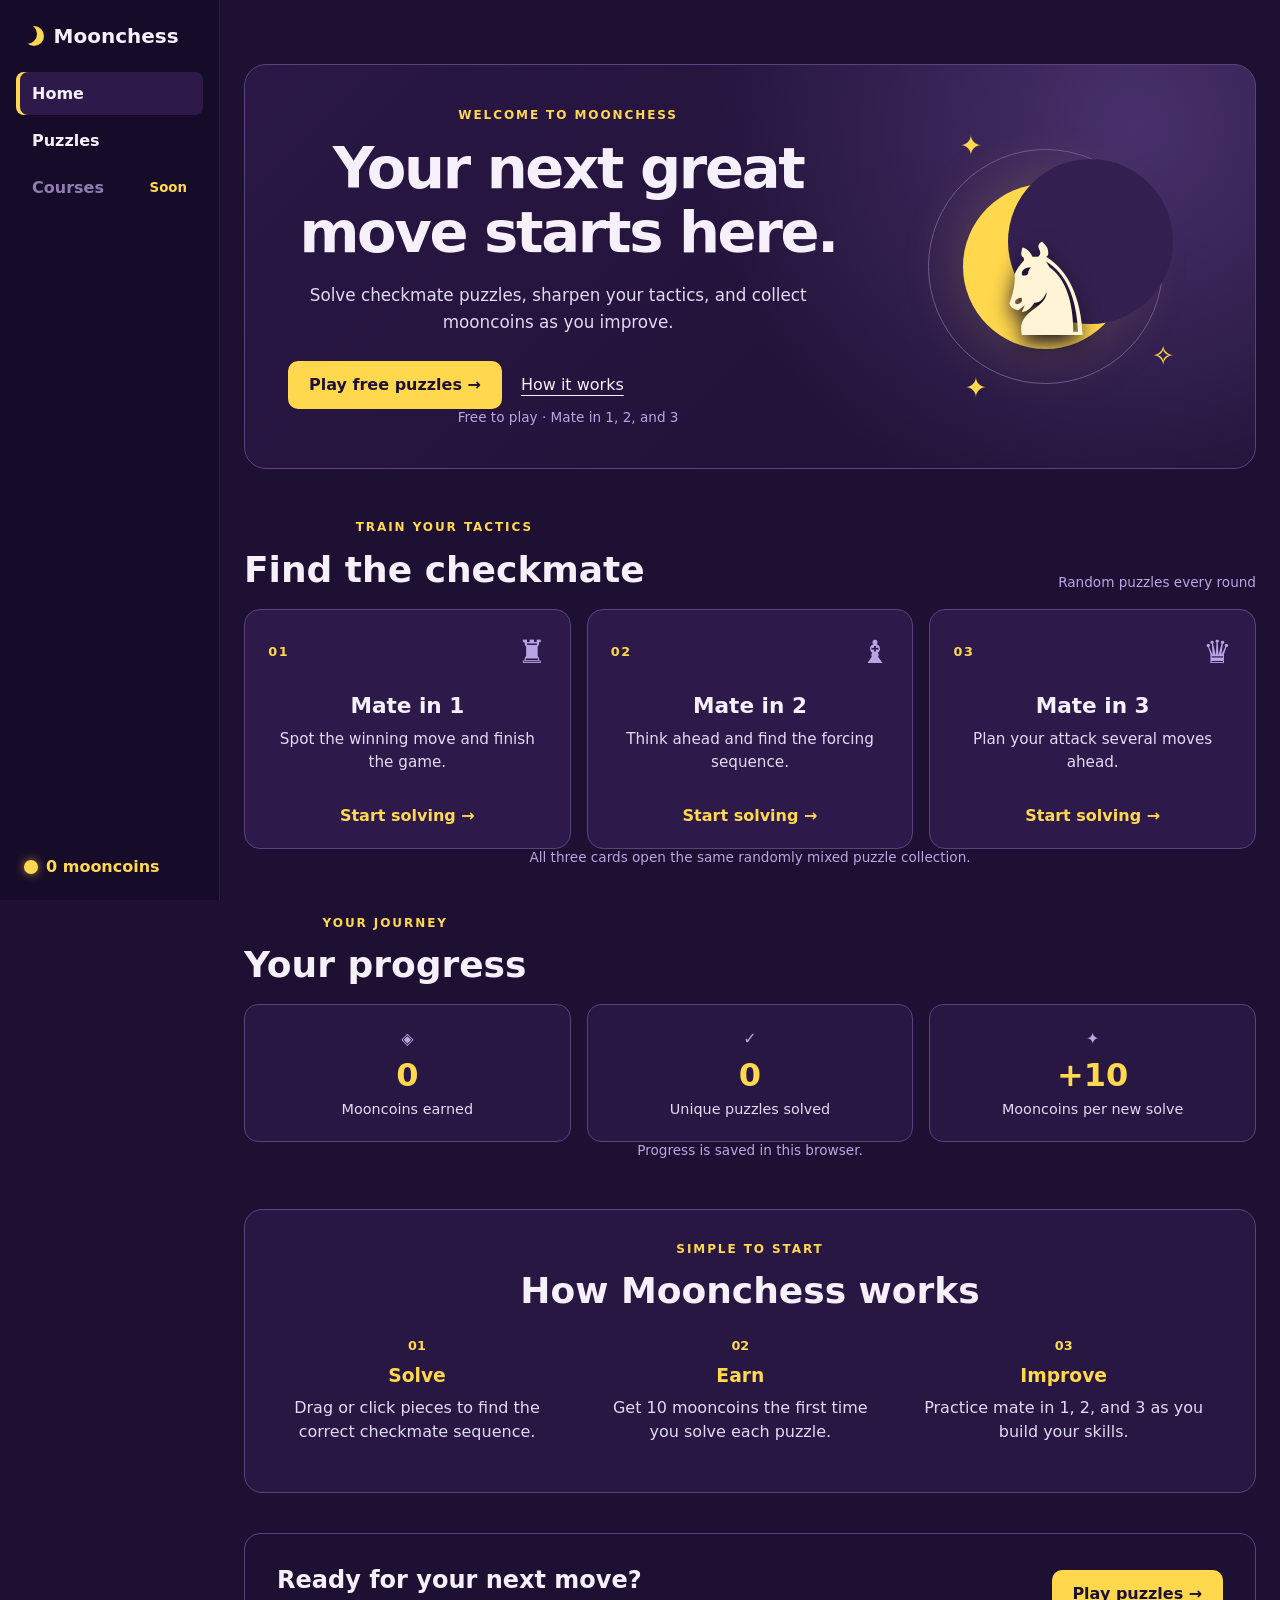
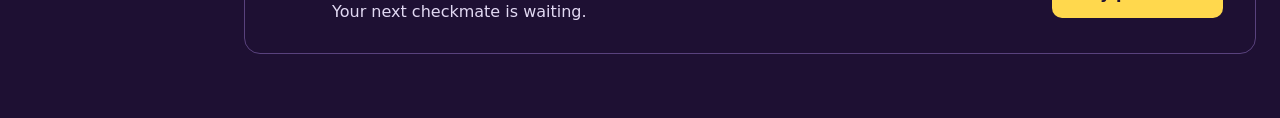
<file: moonchess-homepage-updated.html>
<!DOCTYPE html>
<html lang="en">
<head>
  <script async src="https://pagead2.googlesyndication.com/pagead/js/adsbygoogle.js?client=ca-pub-5329134225678621"
     crossorigin="anonymous"></script>
  <meta charset="UTF-8">
  <meta name="viewport" content="width=device-width, initial-scale=1">
  <title>Moonchess: Earn Your Mastery</title>
    <link rel="icon" type="image/png" href="Untitled Design.png">
  <meta name="description" content="Solve chess puzzles and earn mooncoins to unlock chess courses.">
  <link rel="stylesheet" href="style.css">

<style>
  .moon-home { width: 100%; max-width: 1160px; box-sizing: border-box; padding-bottom: 4rem; }
  .moon-home * { box-sizing: border-box; }
  .moon-home h1, .moon-home h2, .moon-home h3, .moon-home p { margin-top: 0; }
  .eyebrow { color: #FFD84D; font-size: .75rem; letter-spacing: .16em; font-weight: 800; margin-bottom: .9rem; }
  .moon-hero { display: grid; grid-template-columns: minmax(0, 1.35fr) minmax(220px, .8fr); align-items: center; gap: 2rem; padding: 2.7rem; border: 1px solid #59427d; border-radius: 22px; background: radial-gradient(circle at 88% 15%, #48316b 0, transparent 45%), linear-gradient(135deg,#2a1745,#1e1033); overflow: hidden; }
  .moon-hero h1 { font-size: clamp(2.2rem,4.5vw,4rem); line-height: 1.12; letter-spacing: -.04em; max-width: 660px; margin-bottom: 1rem; }
  .hero-subtitle { color: #e2d9f3; line-height: 1.65; max-width: 540px; font-size: 1.05rem; }
  .hero-actions { display: flex; align-items: center; gap: 1.2rem; flex-wrap: wrap; margin-top: 1.5rem; }
  .moon-home .button { display: inline-block; text-decoration: none; background: #FFD84D; color: #1e1033; border-radius: 10px; padding: .9rem 1.3rem; font-weight: 800; }
  .moon-home .button:hover { background: #ffe681; }
  .secondary-link { color: #f5f0fa; text-decoration: underline; text-underline-offset: 5px; }
  .hero-note { color: #b9a5e3; font-size: .85rem; margin: 1.25rem 0 0; }
  .hero-art { min-height: 280px; position: relative; display: grid; place-items: center; }
  .moon-orbit { position: absolute; width: 235px; height: 235px; border: 1px solid #6e578d; border-radius: 50%; }
  .moon-shape { position: absolute; width: 165px; height: 165px; border-radius: 50%; background: #FFD84D; top: 34px; left: 34px; box-shadow: 0 0 65px #ffd84d30; }
  .moon-shape:after { content: ''; position: absolute; width: 165px; height: 165px; border-radius: 50%; background: #342050; top: -25px; left: 45px; }
  .orbit-star { position: absolute; color: #FFD84D; font-size: 1.7rem; }.s1{top: -20px;left: 30px}.s2{bottom: 12px;right: -12px}.s3{bottom: -20px;left: 35px}
  .hero-knight { position: relative; font-size: 8rem; line-height: 1; color: #fff4d6; text-shadow: 0 8px 20px #120921; transform: translateY(25px); }
  .home-section { margin-top: 3.2rem; }.section-heading { display: flex; justify-content: space-between; gap: 1rem; align-items: end; margin-bottom: 1.2rem; }.section-heading h2,.how-section h2 { font-size: clamp(1.65rem,3vw,2.25rem); margin-bottom: 0; }.section-aside,.section-footnote { color: #b9a5e3; font-size: .85rem; }.section-footnote { margin: .85rem 0 0; }
  .challenge-grid,.stats-grid { display: grid; grid-template-columns: repeat(3,minmax(0,1fr)); gap: 1rem; }
  .challenge-card { background: #2e1a4a; border: 1px solid #59427d; border-radius: 16px; padding: 1.45rem; display: flex; flex-direction: column; min-height: 240px; }.challenge-card:hover { border-color: #FFD84D; }.card-top { display: flex; align-items: center; justify-content: space-between; margin-bottom: 1.4rem; }.difficulty-number { color: #FFD84D; font-weight: 800; font-size: .8rem; letter-spacing: .12em; }.difficulty-icon { font-size: 2rem; color: #b9a5e3; }.challenge-card h3 { font-size: 1.35rem; margin-bottom: .6rem; }.challenge-card p { color: #e2d9f3; line-height: 1.5; font-size: .95rem; }.challenge-card a { margin-top: auto; color: #FFD84D; font-weight: 700; text-decoration: none; }.challenge-card a:hover { text-decoration: underline; }
  .stat-card { background: #291743; border: 1px solid #59427d; border-radius: 14px; padding: 1.5rem; display: flex; flex-direction: column; gap: .45rem; }.stat-card strong { font-size: 2rem; color: #FFD84D; }.stat-card>span:last-child { color: #e2d9f3; font-size: .9rem; }.stat-icon { color: #b9a5e3; }
  .how-section { padding: 2rem; background: #291743; border: 1px solid #59427d; border-radius: 18px; }.how-section .steps { display: grid; grid-template-columns: repeat(3,minmax(0,1fr)); gap: 1.5rem; margin-top: 1.5rem; }.how-section .step { background: none; border: none; padding: 0; }.step-number { color: #FFD84D; font-size: .8rem; font-weight: 800; }.how-section h3 { margin: .65rem 0; }.how-section p:not(.eyebrow) { color: #e2d9f3; line-height: 1.5; }
  .closing-cta { display: flex; align-items: center; justify-content: space-between; gap: 1.5rem; margin-top: 2.5rem; padding: 2rem; border: 1px solid #59427d; border-radius: 16px; }.closing-cta h2 { margin-bottom: .5rem; }.closing-cta p { color: #e2d9f3; margin: 0; }
  @media (max-width: 900px) { .moon-hero { grid-template-columns: 1fr; }.hero-art { display: none; } }
  @media (max-width: 650px) { .moon-hero { padding: 1.5rem; }.challenge-grid,.stats-grid,.how-section .steps { grid-template-columns: 1fr; }.challenge-card { min-height: 190px; }.section-heading { align-items: start; flex-direction: column; }.closing-cta { flex-direction: column; align-items: start; }.how-section { padding: 1.4rem; } }
</style>
</head>
<body class="home">
<div class="layout">
  <aside class="sidebar">
    <a class="logo" href="index.html">Moonchess</a>
    <nav class="tabs" aria-label="Main">
      <a class="tab" href="index.html" aria-current="page">Home</a>
      <a class="tab" href="puzzles.html">Puzzles</a>
      <span class="tab disabled" aria-disabled="true">Courses <small>Soon</small></span>
    </nav>
    <div class="side-coins"><span class="coin-dot"></span><span><span id="side-coins">0</span> mooncoins</span></div>
  </aside>
  <main class="content moon-home">
    <section class="moon-hero" aria-labelledby="hero-heading">
      <div class="hero-copy">
        <p class="eyebrow">WELCOME TO MOONCHESS</p>
        <h1 id="hero-heading">Your next great move starts here.</h1>
        <p class="hero-subtitle">Solve checkmate puzzles, sharpen your tactics, and collect mooncoins as you improve.</p>
        <div class="hero-actions"><a class="button" href="puzzles.html">Play free puzzles →</a><a class="secondary-link" href="#how-it-works">How it works</a></div>
        <p class="hero-note">Free to play · Mate in 1, 2, and 3</p>
      </div>
      <div class="hero-art" aria-hidden="true"><div class="moon-orbit"><span class="moon-shape"></span><span class="orbit-star s1">✦</span><span class="orbit-star s2">✧</span><span class="orbit-star s3">✦</span></div><span class="hero-knight">♞</span></div>
    </section>

    <section class="home-section" aria-labelledby="challenge-heading">
      <div class="section-heading"><div><p class="eyebrow">TRAIN YOUR TACTICS</p><h2 id="challenge-heading">Find the checkmate</h2></div><span class="section-aside">Random puzzles every round</span></div>
      <div class="challenge-grid">
        <article class="challenge-card"><div class="card-top"><span class="difficulty-number">01</span><span class="difficulty-icon">♜</span></div><h3>Mate in 1</h3><p>Spot the winning move and finish the game.</p><a href="puzzles.html">Start solving <span aria-hidden="true">→</span></a></article>
        <article class="challenge-card"><div class="card-top"><span class="difficulty-number">02</span><span class="difficulty-icon">♝</span></div><h3>Mate in 2</h3><p>Think ahead and find the forcing sequence.</p><a href="puzzles.html">Start solving <span aria-hidden="true">→</span></a></article>
        <article class="challenge-card"><div class="card-top"><span class="difficulty-number">03</span><span class="difficulty-icon">♛</span></div><h3>Mate in 3</h3><p>Plan your attack several moves ahead.</p><a href="puzzles.html">Start solving <span aria-hidden="true">→</span></a></article>
      </div>
      <p class="section-footnote">All three cards open the same randomly mixed puzzle collection.</p>
    </section>

    <section class="home-section" aria-labelledby="progress-heading">
      <div class="section-heading"><div><p class="eyebrow">YOUR JOURNEY</p><h2 id="progress-heading">Your progress</h2></div></div>
      <div class="stats-grid"><div class="stat-card"><span class="stat-icon">◈</span><strong id="home-coins">0</strong><span>Mooncoins earned</span></div><div class="stat-card"><span class="stat-icon">✓</span><strong id="home-solved">0</strong><span>Unique puzzles solved</span></div><div class="stat-card"><span class="stat-icon">✦</span><strong>+10</strong><span>Mooncoins per new solve</span></div></div>
      <p class="section-footnote">Progress is saved in this browser.</p>
    </section>

    <section class="home-section how-section" id="how-it-works" aria-labelledby="how-heading"><p class="eyebrow">SIMPLE TO START</p><h2 id="how-heading">How Moonchess works</h2><div class="steps"><div class="step"><span class="step-number">01</span><h3>Solve</h3><p>Drag or click pieces to find the correct checkmate sequence.</p></div><div class="step"><span class="step-number">02</span><h3>Earn</h3><p>Get 10 mooncoins the first time you solve each puzzle.</p></div><div class="step"><span class="step-number">03</span><h3>Improve</h3><p>Practice mate in 1, 2, and 3 as you build your skills.</p></div></div></section>
    <section class="closing-cta"><div><h2>Ready for your next move?</h2><p>Your next checkmate is waiting.</p></div><a class="button" href="puzzles.html">Play puzzles →</a></section>
  </main>
</div>
<script>
(function () {
  let coins = 0, solved = [];
  try {
    const storedCoins = JSON.parse(localStorage.getItem('moonchess.coins'));
    const storedSolved = JSON.parse(localStorage.getItem('moonchess.solved'));
    if (Number.isFinite(storedCoins) && storedCoins >= 0) coins = storedCoins;
    if (Array.isArray(storedSolved)) solved = storedSolved;
  } catch (error) { /* Storage may be unavailable. */ }
  document.getElementById('side-coins').textContent = coins;
  document.getElementById('home-coins').textContent = coins;
  document.getElementById('home-solved').textContent = new Set(solved).size;
})();
</script>
</body>
</html>
</file>
<file: style.css>
* {
  box-sizing: border-box;
}

body {
  margin: 0;
  background: #1E1033;
  color: #F5F0FA;
  font-family: system-ui, sans-serif;
  text-align: center;
}

h1 {
  font-size: clamp(2rem, 5vw, 3rem);
}

.button {
  display: inline-block;
  background: #FFD84D;
  color: #1E1033;
  padding: 0.8rem 1.6rem;
  border-radius: 8px;
  text-decoration: none;
  font-weight: bold;
}

.button:hover {
  background: #FFE47B;
}

.how {
  margin-top: 4rem;
}

.steps {
  display: flex;
  flex-wrap: wrap;
  gap: 1.5rem;
  justify-content: center;
  margin-top: 2rem;
}

.step {
  background: #2E1A4A;
  padding: 1.5rem;
  border-radius: 12px;
  width: min(100%, 280px);
}

.step h3 {
  color: #FFD84D;
}

/* Main layout */

.layout {
  display: flex;
  min-height: 100vh;
}

.sidebar {
  position: sticky;
  top: 0;
  align-self: flex-start;
  height: 100vh;
  width: 220px;
  flex-shrink: 0;
  display: flex;
  flex-direction: column;
  gap: 1.5rem;
  padding: 1.5rem 1rem;
  background: #170B2A;
  border-right: 1px solid #2E1A4A;
}

.logo {
  display: flex;
  align-items: center;
  gap: 0.6rem;
  padding: 0 0.5rem;
  color: #F5F0FA;
  font-size: 1.25rem;
  font-weight: 700;
  text-decoration: none;
}

.logo::before {
  content: "";
  width: 20px;
  height: 20px;
  border-radius: 50%;
  box-shadow: inset -7px -2px 0 0 #FFD84D;
}

.tabs {
  display: flex;
  flex-direction: column;
  gap: 0.25rem;
}

.tab {
  display: flex;
  justify-content: space-between;
  align-items: center;
  padding: 0.75rem 1rem;
  border-radius: 8px;
  color: #F5F0FA;
  font-weight: 600;
  text-decoration: none;
}

.tab:hover {
  background: #2E1A4A;
}

.tab[aria-current="page"] {
  background: #2E1A4A;
  box-shadow: inset 4px 0 0 #FFD84D;
}

.tab.disabled {
  color: #8F7DB0;
  cursor: default;
}

.tab.disabled:hover {
  background: transparent;
}

.tab small {
  color: #FFD84D;
  font-weight: 600;
}

.tab:focus-visible,
.logo:focus-visible,
.button:focus-visible {
  outline: 3px solid #FFD84D;
  outline-offset: 2px;
}

.side-coins {
  margin-top: auto;
  display: flex;
  align-items: center;
  gap: 0.5rem;
  padding: 0 0.5rem;
  color: #FFD84D;
  font-weight: 700;
}

.coin-dot {
  display: inline-block;
  width: 14px;
  height: 14px;
  flex-shrink: 0;
  border-radius: 50%;
  background: #FFD84D;
  box-shadow: 0 0 10px rgba(255, 216, 77, 0.6);
}

.content {
  flex: 1;
  min-width: 0;
  text-align: center;
  padding: 4rem 1.5rem;
}

/* Mobile layout */

@media (max-width: 720px) {
  .layout {
    flex-direction: column;
  }

  .sidebar {
    position: static;
    height: auto;
    width: 100%;
    flex-direction: row;
    flex-wrap: wrap;
    align-items: center;
    justify-content: space-between;
    gap: 0.75rem;
    padding: 0.75rem 1rem;
    border-right: 0;
    border-bottom: 1px solid #2E1A4A;
  }

  .tabs {
    order: 3;
    width: 100%;
    flex-direction: row;
  }

  .tab {
    flex: 1;
    justify-content: center;
    gap: 0.4rem;
    padding: 0.6rem 0.5rem;
  }

  .tab[aria-current="page"] {
    box-shadow: inset 0 -3px 0 #FFD84D;
  }

  .side-coins {
    margin-top: 0;
  }

  .content {
    padding: 2.5rem 1rem;
  }
}

/* Drag-and-drop chess pieces */

.board {
  touch-action: none;
}

.sq {
  touch-action: none;
}

.piece {
  cursor: grab;
  touch-action: none;
  user-select: none;
  -webkit-user-select: none;
}

.sq.dragging .piece {
  opacity: 0;
}

.drag-piece {
  position: fixed;
  z-index: 9999;
  pointer-events: none;
  display: flex;
  align-items: center;
  justify-content: center;
  font-family: "DejaVu Sans", "Segoe UI Symbol", sans-serif;
  line-height: 1;
  transform: translate(-50%, -65%) scale(1.2);
  filter: drop-shadow(0 12px 8px rgba(0, 0, 0, 0.6));
  transition: transform 0.12s ease;
  cursor: grabbing;
}
.drag-piece.w {
  color: #FFF6D6;
  text-shadow: 0 2px 2px #1E1033;
}

.drag-piece.b {
  color: #1E1033;
  text-shadow: 0 1px 1px #F5F0FA;
}

.sq.drop-target {
  box-shadow: inset 0 0 0 4px #FFD84D;
}

.piece {
  width: 100%;
  height: 100%;
  display: flex;
  align-items: center;
  justify-content: center;
}

.piece img {
  display: block;
  user-select: none;
  -webkit-user-drag: none;
}

.dashboard{max-width:1500px;margin:0 auto;padding:2rem 2.5rem}.dashboard header{margin-bottom:2rem;color:#FFD84D}.dashboard header h1{font-size:clamp(3rem,6vw,5rem);margin:0}.dashboard header h2{margin:.3rem 0;font-size:clamp(1.4rem,3vw,2.2rem)}.dash-card{background:#291743;border:1px solid #8066a4;border-radius:18px;padding:1.5rem;text-align:left;min-width:0}.elo-bar{display:grid;grid-template-columns:1fr 1.4fr auto;align-items:center;gap:1.5rem}.elo-bar strong,.dash-stats strong{display:block;color:#FFD84D;font-size:2.6rem}.elo-bar p{margin:.5rem 0}.dash-stats,.dash-bottom{display:grid;gap:1.2rem;margin-top:1.2rem}.dash-stats{grid-template-columns:repeat(3,1fr)}.dash-bottom{grid-template-columns:1fr 1fr}.dash-card h2{color:#FFD84D;margin:0 0 1rem;font-size:1.4rem;border-bottom:1px solid #59427d;padding-bottom:.8rem}.graph-link{display:block;color:inherit;text-decoration:none}.graph-link:hover{border-color:#FFD84D}.graph-link h2 span{float:right}.dash-card svg,#profile-graph svg{width:100%;display:block}.daily-layout{display:grid;grid-template-columns:1fr 1fr;gap:1rem;align-items:center}.mini-board{display:grid;grid-template-columns:repeat(8,1fr);aspect-ratio:1;border-radius:8px;overflow:hidden}.mini-board span{display:grid;place-items:center;min-width:0}.mini-board img{width:90%;height:90%;object-fit:contain}.daily-layout h3{margin:0}.daily-layout .button{font-size:.9rem;padding:.8rem}.dashboard .logo{color:#FFD84D}@media(max-width:1100px){.dash-bottom{grid-template-columns:1fr}.elo-bar{grid-template-columns:1fr 1fr}.elo-bar .button{grid-column:1/-1;text-align:center}}@media(max-width:600px){.dashboard{padding:1rem}.dash-stats{grid-template-columns:1fr}.daily-layout{grid-template-columns:1fr}.mini-board{max-width:260px}.dash-card{padding:1rem}}

.dashboard{max-width:1500px;margin:0 auto;padding:2rem 2.5rem}.dashboard header{margin-bottom:2rem;color:#FFD84D}.dashboard header h1{font-size:clamp(3rem,6vw,5rem);margin:0}.dashboard header h2{margin:.3rem 0;font-size:clamp(1.4rem,3vw,2.2rem)}.dash-card{background:#291743;border:1px solid #8066a4;border-radius:18px;padding:1.5rem;text-align:left;min-width:0}.elo-bar{display:grid;grid-template-columns:1fr 1.4fr auto;align-items:center;gap:1.5rem}.elo-bar strong,.dash-stats strong{display:block;color:#FFD84D;font-size:2.6rem}.elo-bar p{margin:.5rem 0}.dash-stats,.dash-bottom{display:grid;gap:1.2rem;margin-top:1.2rem}.dash-stats{grid-template-columns:repeat(3,1fr)}.dash-bottom{grid-template-columns:1fr 1fr}.dash-card h2{color:#FFD84D;margin:0 0 1rem;font-size:1.4rem;border-bottom:1px solid #59427d;padding-bottom:.8rem}.graph-link{display:block;color:inherit;text-decoration:none}.graph-link:hover{border-color:#FFD84D}.graph-link h2 span{float:right}.dash-card svg,#profile-graph svg{width:100%;display:block}.daily-layout{display:grid;grid-template-columns:1fr 1fr;gap:1rem;align-items:center}.mini-board{display:grid;grid-template-columns:repeat(8,1fr);aspect-ratio:1;border-radius:8px;overflow:hidden}.mini-board span{display:grid;place-items:center;min-width:0}.mini-board img{width:90%;height:90%;object-fit:contain}.daily-layout h3{margin:0}.daily-layout .button{font-size:.9rem;padding:.8rem}.dashboard .logo{color:#FFD84D}@media(max-width:1100px){.dash-bottom{grid-template-columns:1fr}.elo-bar{grid-template-columns:1fr 1fr}.elo-bar .button{grid-column:1/-1;text-align:center}}@media(max-width:600px){.dashboard{padding:1rem}.dash-stats{grid-template-columns:1fr}.daily-layout{grid-template-columns:1fr}.mini-board{max-width:260px}.dash-card{padding:1rem}}

.dashboard .dash-stats .dash-card{display:flex;flex-direction:column;gap:.25rem}.dashboard .dash-card svg{height:auto;max-height:320px}.dashboard .mini-board{grid-template-rows:repeat(8,minmax(0,1fr));grid-template-columns:repeat(8,minmax(0,1fr));min-width:0}.dashboard .mini-board span{min-height:0}.dashboard .mini-board img{min-height:0;max-height:100%;display:block}.dashboard header h1,.dashboard header h2{color:#FFD84D}.dashboard .elo-bar>div:first-child{border-right:1px solid #59427d}.dashboard .graph-link:focus-visible{outline:3px solid #FFD84D}.dashboard .daily-layout p{line-height:1.5}.dashboard .dash-card{overflow:hidden}
</file>
